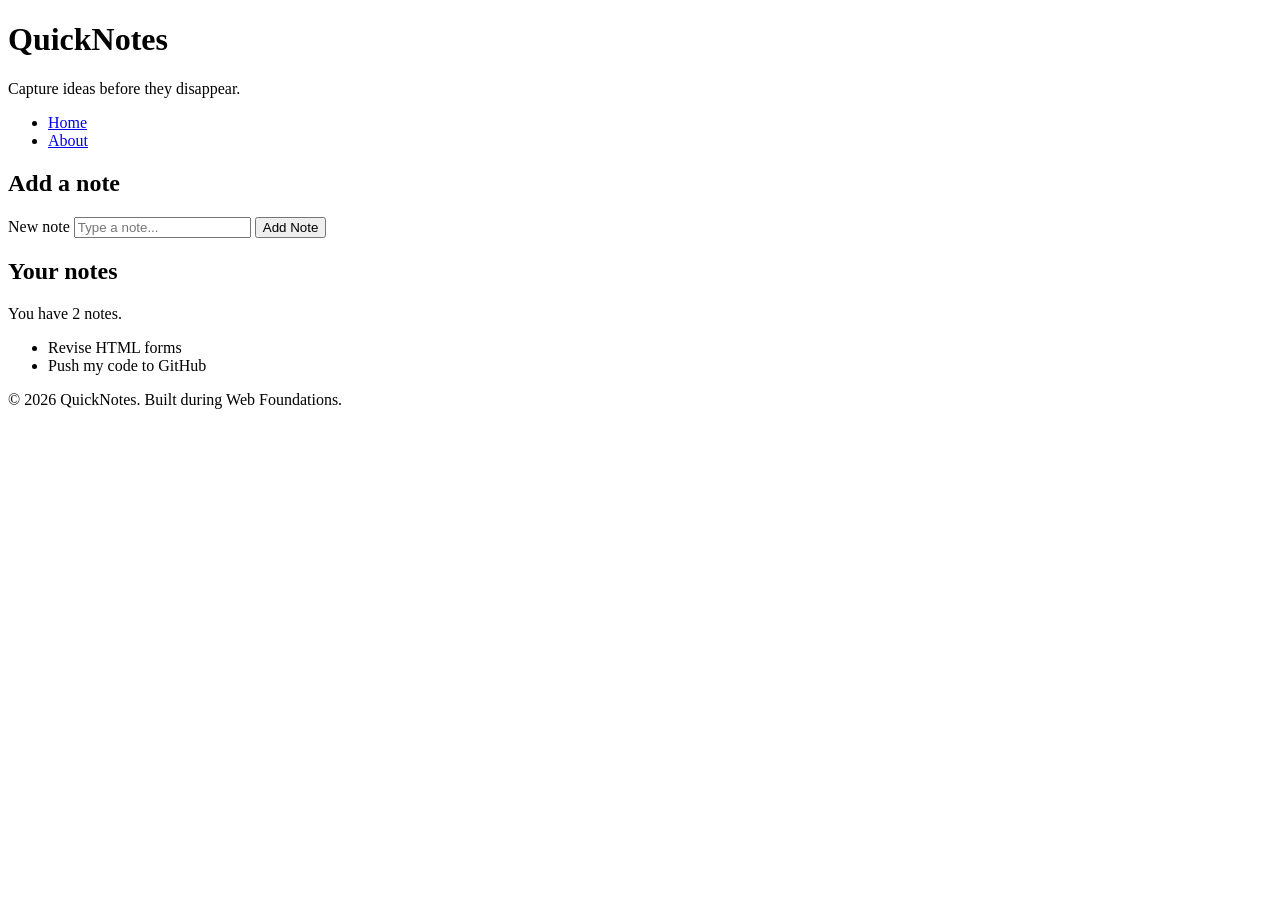
<file: web-development-days/day1/index.html>
<!DOCTYPE html>
<html lang="en">
  <head>
    <meta charset="UTF-8" />
    <meta name="viewport" content="width=device-width, initial-scale=1.0" />
    <title>QuickNotes</title>
  </head>
  <body>
    <header>
      <h1>QuickNotes</h1>
      <p>Capture ideas before they disappear.</p>
      <nav>
        <ul>
          <li><a href="index.html">Home</a></li>
          <li><a href="about.html">About</a></li>
        </ul>
      </nav>
    </header>

    <main>
      <section>
        <h2>Add a note</h2>
        <form id="note-form">
          <label for="note-input">New note</label>
          <input type="text" id="note-input" placeholder="Type a note..." />
          <button type="submit">Add Note</button>
        </form>
      </section>

      <section>
        <h2>Your notes</h2>
        <p id="note-count">You have 2 notes.</p>
        <ul id="notes-list">
          <li>Revise HTML forms</li>
          <li>Push my code to GitHub</li>
        </ul>
      </section>
    </main>

    <footer>
      <p>&copy; 2026 QuickNotes. Built during Web Foundations.</p>
    </footer>
  </body>
</html>
</file>
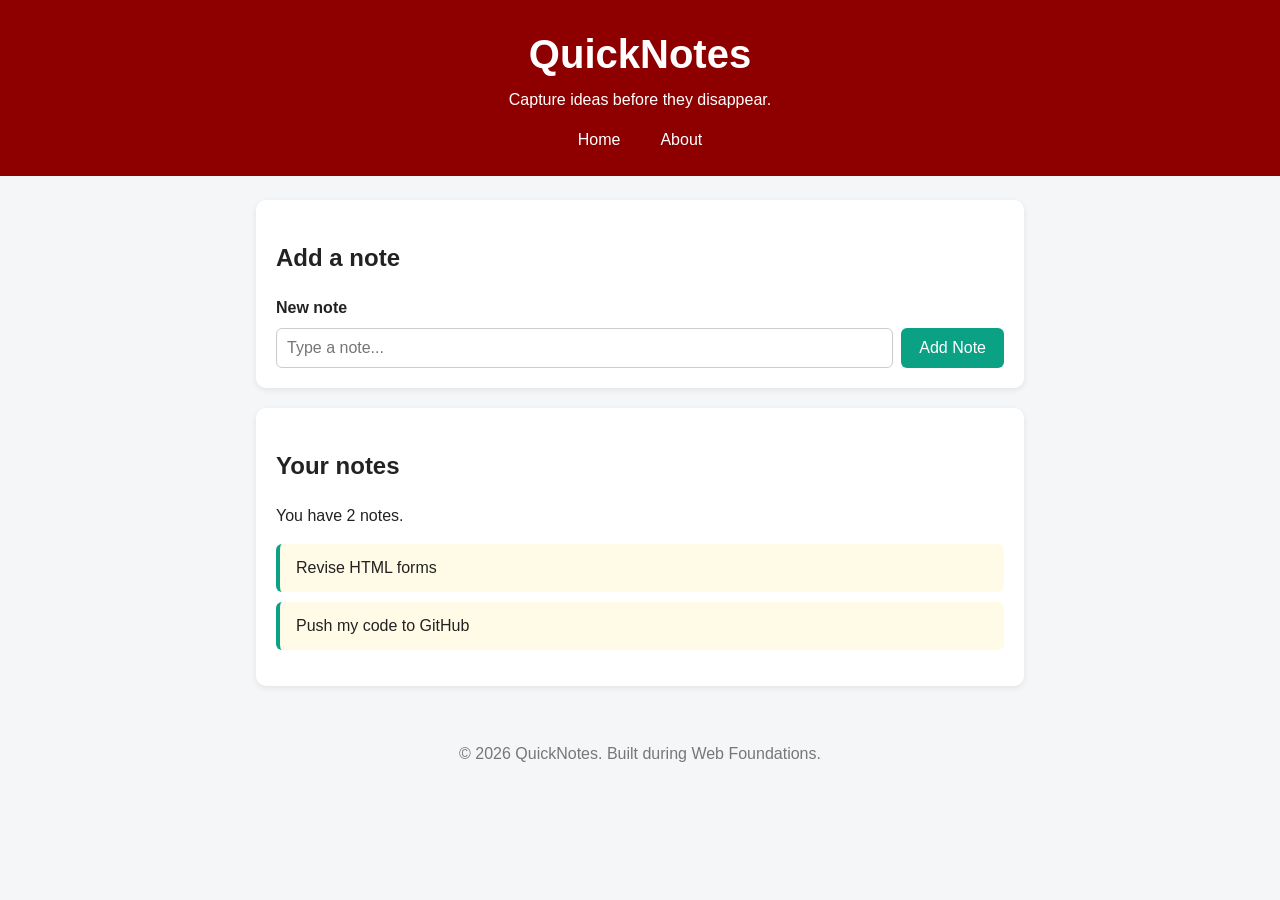
<file: web-development-days/day2/index.html>
<!DOCTYPE html>
<html lang="en">
  <head>
    <meta charset="UTF-8" />
    <meta name="viewport" content="width=device-width, initial-scale=1.0" />
    <title>QuickNotes</title>
    <link rel="stylesheet" href="style.css" />
  </head>
  <body>
    <header>
      <h1>QuickNotes</h1>
      <p>Capture ideas before they disappear.</p>
      <nav>
        <ul>
          <li><a href="index.html">Home</a></li>
          <li><a href="about.html">About</a></li>
        </ul>
      </nav>
    </header>

    <main>
      <section>
        <h2>Add a note</h2>
        <form id="note-form">
          <label for="note-input">New note</label>
          <input type="text" id="note-input" placeholder="Type a note..." />
          <button type="submit">Add Note</button>
        </form>
      </section>

      <section>
        <h2>Your notes</h2>
        <p id="note-count">You have 2 notes.</p>
        <ul id="notes-list">
          <li>Revise HTML forms</li>
          <li>Push my code to GitHub</li>
        </ul>
      </section>
    </main>

    <footer>
      <p>&copy; 2026 QuickNotes. Built during Web Foundations.</p>
    </footer>
  </body>
</html>
</file>
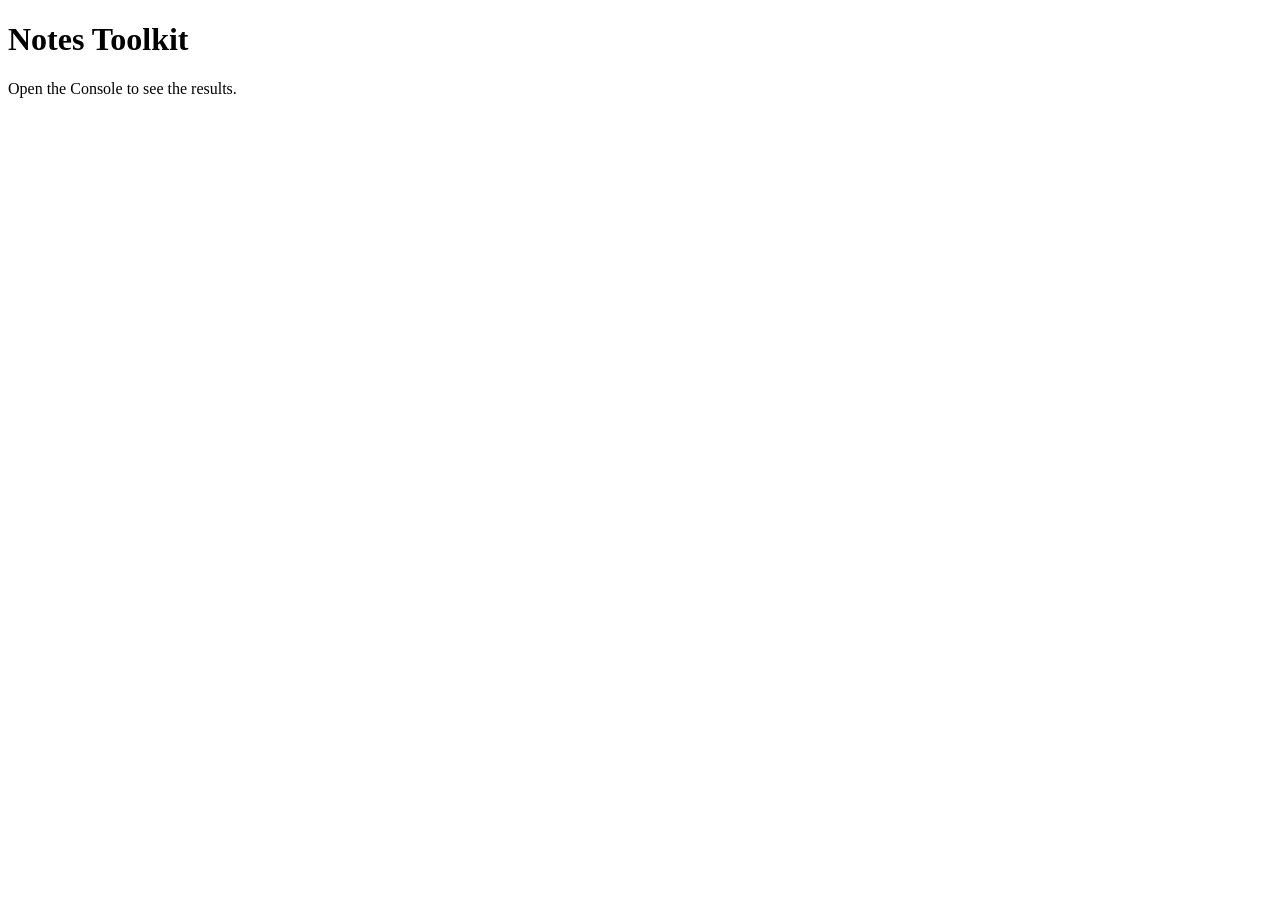
<file: web-development-days/day3/index.html>
<!DOCTYPE html>
<html lang="en">
  <head>
    <meta charset="UTF-8" />
    <meta name="viewport" content="width=device-width, initial-scale=1.0" />
    <title>Notes Toolkit</title>
    <script src="script.js" defer></script>
  </head>
  <body>
    <h1>Notes Toolkit</h1>
    <p>Open the Console to see the results.</p>
  </body>
</html>
</file>
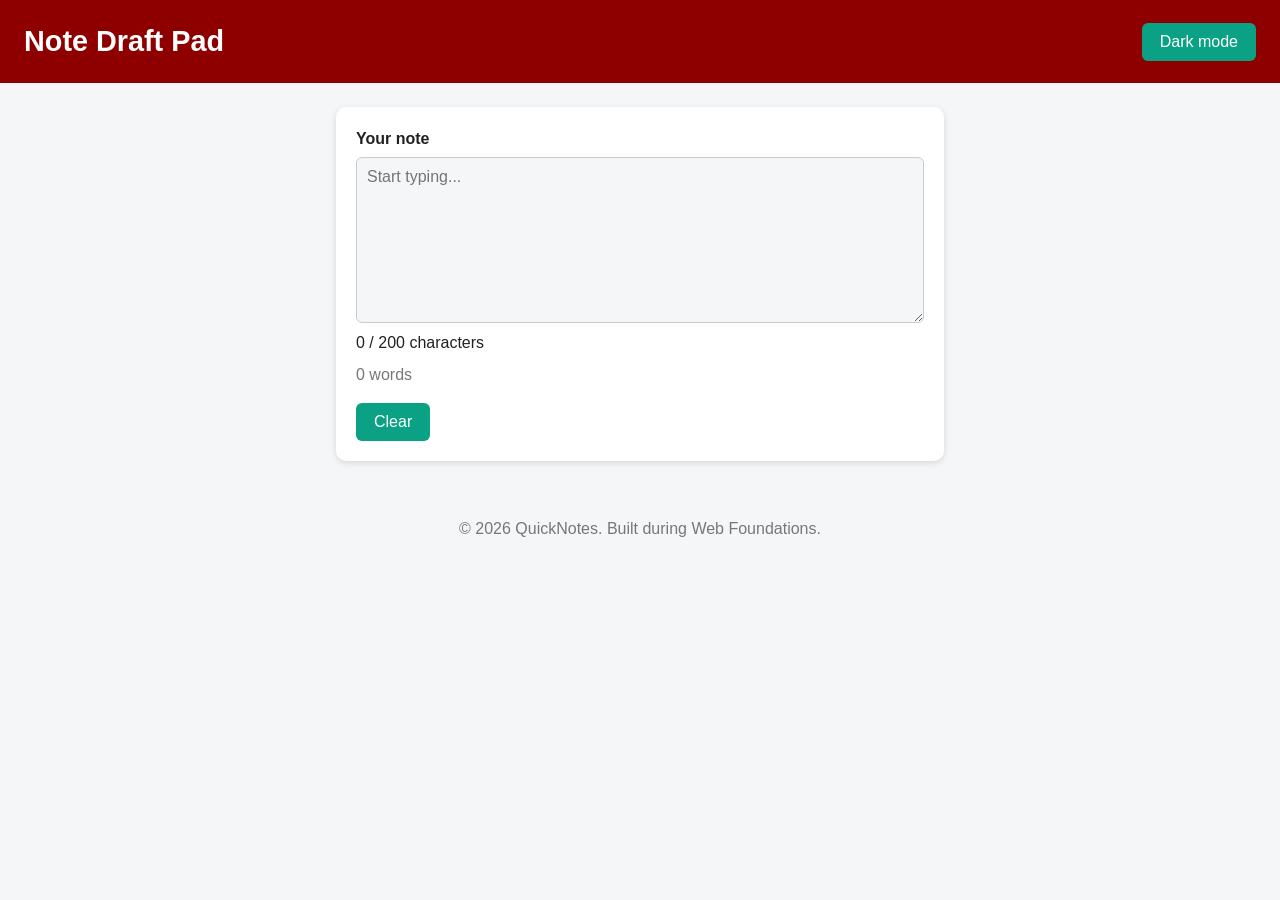
<file: web-development-days/day4/index.html>
<!DOCTYPE html>
<html lang="en">
  <head>
    <meta charset="UTF-8" />
    <meta name="viewport" content="width=device-width, initial-scale=1.0" />
    <title>Note Draft Pad</title>
    <link rel="stylesheet" href="style.css" />
    <script src="script.js" defer></script>
  </head>
  <body>
    <header>
      <h1>Note Draft Pad</h1>
      <button type="button" id="theme-toggle">Dark mode</button>
    </header>

    <main>
      <section>
        <label for="note-text">Your note</label>
        <textarea id="note-text" rows="8" placeholder="Start typing..."></textarea>

        <p id="char-count">0 / 200 characters</p>
        <p id="word-count">0 words</p>

        <button type="button" id="clear-btn">Clear</button>
      </section>
    </main>

    <footer>
      <p>&copy; 2026 QuickNotes. Built during Web Foundations.</p>
    </footer>
  </body>
</html>
</file>
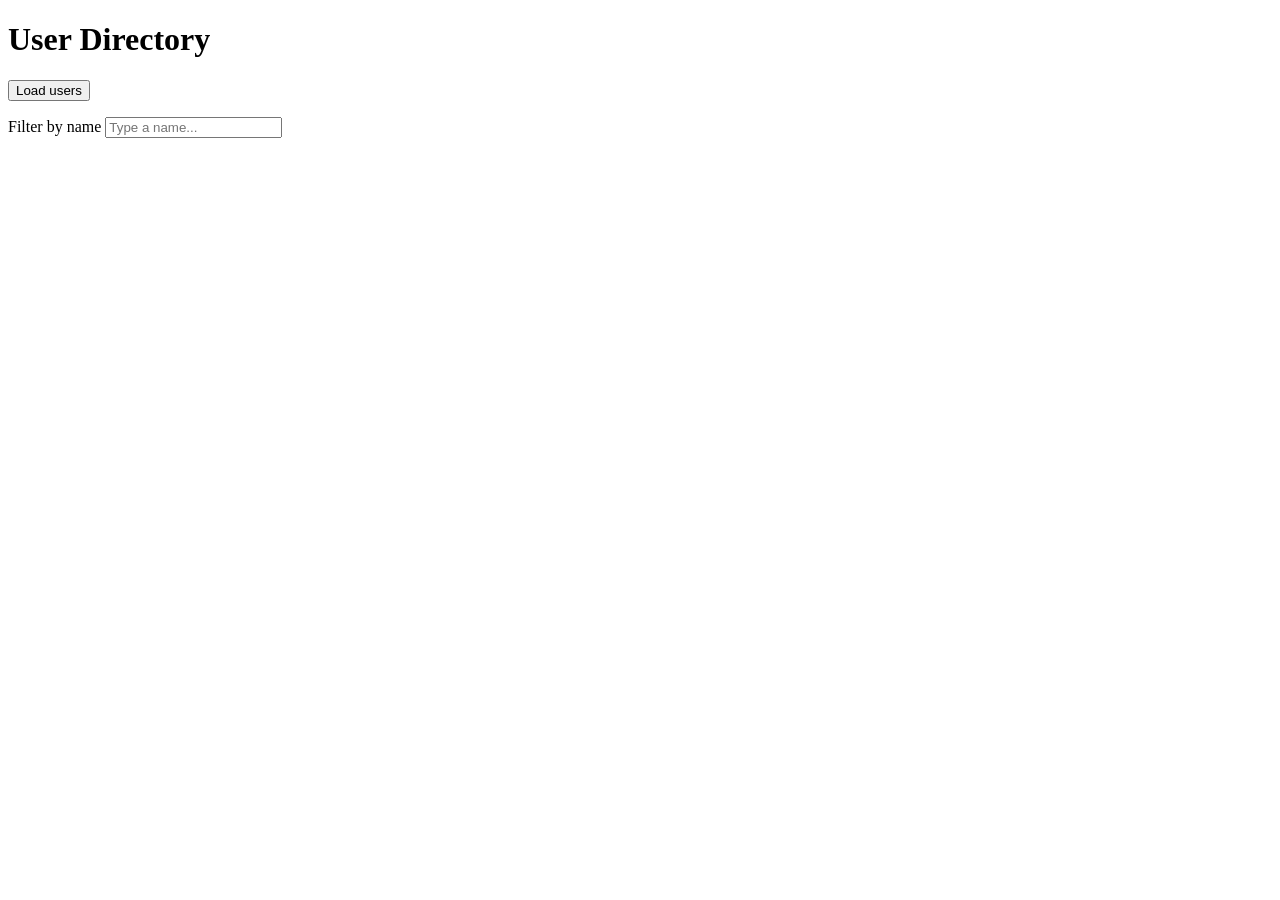
<file: web-development-days/day5/index.html>
<!DOCTYPE html>
<html lang="en">
  <head>
    <meta charset="UTF-8" />
    <meta name="viewport" content="width=device-width, initial-scale=1.0" />
    <title>User Directory</title>
    <script src="users.js" defer></script>
  </head>
  <body>
    <h1>User Directory</h1>

    <button type="button" id="load-users">Load users</button>

    <p>
      <label for="filter-input">Filter by name</label>
      <input type="text" id="filter-input" placeholder="Type a name..." />
    </p>

    <p id="status" aria-live="polite"></p>
    <ul id="users-list"></ul>
  </body>
</html>
</file>
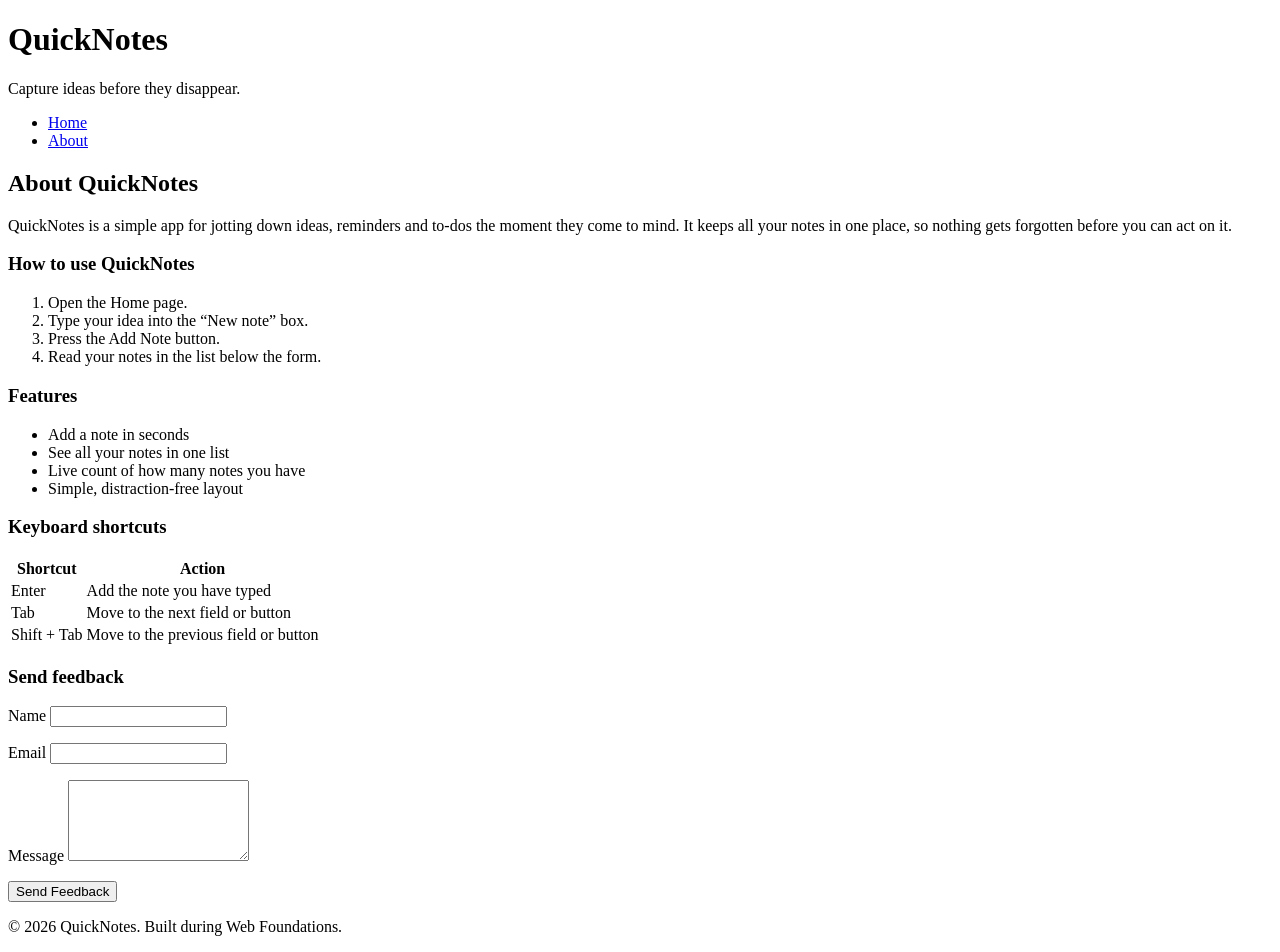
<file: web-development-days/day1/about.html>
<!DOCTYPE html>
<html lang="en">
  <head>
    <meta charset="UTF-8" />
    <meta name="viewport" content="width=device-width, initial-scale=1.0" />
    <title>About QuickNotes</title>
  </head>
  <body>
    <header>
      <h1>QuickNotes</h1>
      <p>Capture ideas before they disappear.</p>
      <nav>
        <ul>
          <li><a href="index.html">Home</a></li>
          <li><a href="about.html">About</a></li>
        </ul>
      </nav>
    </header>

    <main>
      <h2>About QuickNotes</h2>
      <p>
        QuickNotes is a simple app for jotting down ideas, reminders and to-dos
        the moment they come to mind. It keeps all your notes in one place, so
        nothing gets forgotten before you can act on it.
      </p>

      <section>
        <h3>How to use QuickNotes</h3>
        <ol>
          <li>Open the Home page.</li>
          <li>Type your idea into the &ldquo;New note&rdquo; box.</li>
          <li>Press the Add Note button.</li>
          <li>Read your notes in the list below the form.</li>
        </ol>
      </section>

      <section>
        <h3>Features</h3>
        <ul>
          <li>Add a note in seconds</li>
          <li>See all your notes in one list</li>
          <li>Live count of how many notes you have</li>
          <li>Simple, distraction-free layout</li>
        </ul>
      </section>

      <section>
        <h3>Keyboard shortcuts</h3>
        <table>
          <thead>
            <tr>
              <th scope="col">Shortcut</th>
              <th scope="col">Action</th>
            </tr>
          </thead>
          <tbody>
            <tr>
              <td>Enter</td>
              <td>Add the note you have typed</td>
            </tr>
            <tr>
              <td>Tab</td>
              <td>Move to the next field or button</td>
            </tr>
            <tr>
              <td>Shift + Tab</td>
              <td>Move to the previous field or button</td>
            </tr>
          </tbody>
        </table>
      </section>

      <section>
        <h3>Send feedback</h3>
        <form id="feedback-form">
          <p>
            <label for="feedback-name">Name</label>
            <input type="text" id="feedback-name" name="name" required />
          </p>
          <p>
            <label for="feedback-email">Email</label>
            <input type="email" id="feedback-email" name="email" required />
          </p>
          <p>
            <label for="feedback-message">Message</label>
            <textarea id="feedback-message" name="message" rows="5" required></textarea>
          </p>
          <button type="submit">Send Feedback</button>
        </form>
      </section>
    </main>

    <footer>
      <p>&copy; 2026 QuickNotes. Built during Web Foundations.</p>
    </footer>
  </body>
</html>
</file>
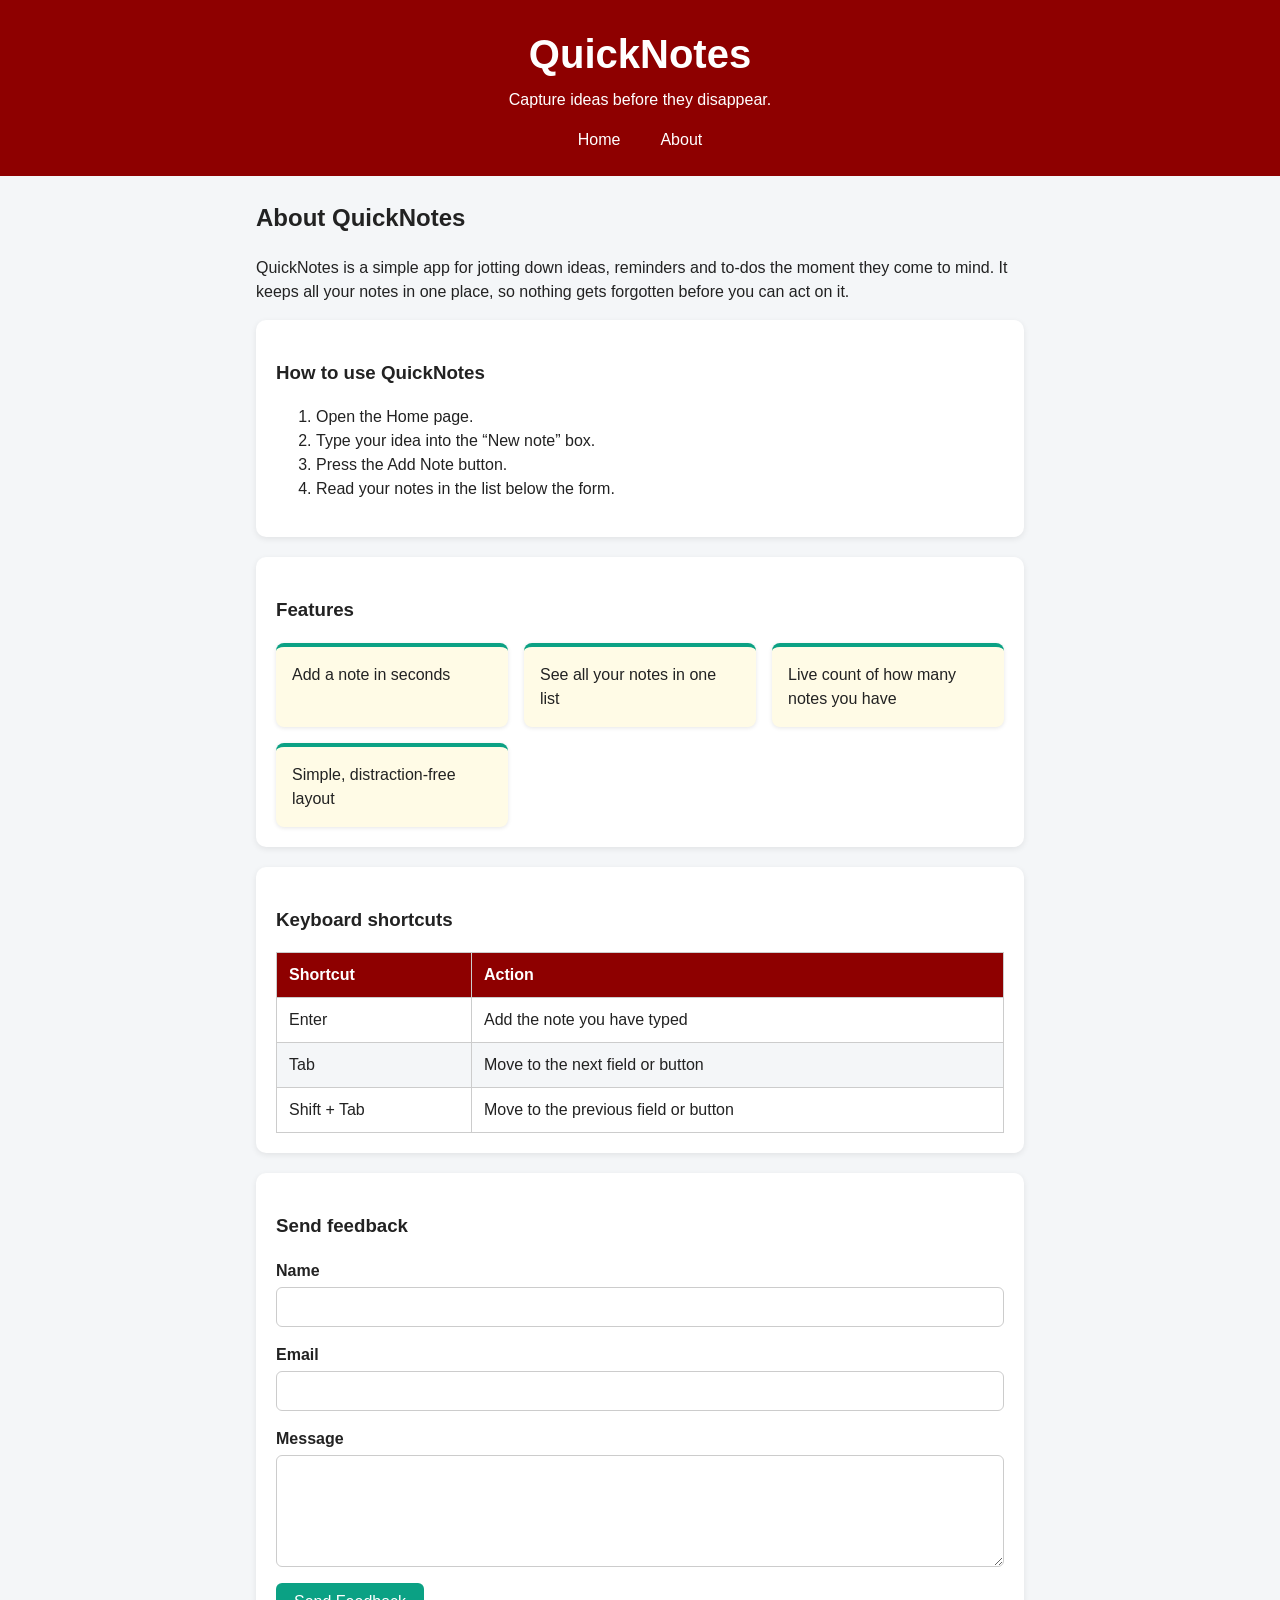
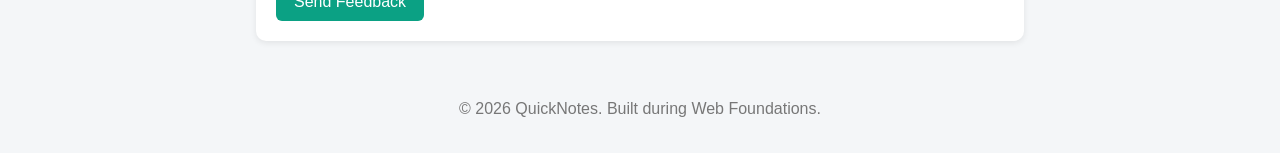
<file: web-development-days/day2/about.html>
<!DOCTYPE html>
<html lang="en">
  <head>
    <meta charset="UTF-8" />
    <meta name="viewport" content="width=device-width, initial-scale=1.0" />
    <title>About QuickNotes</title>
    <link rel="stylesheet" href="style.css" />
  </head>
  <body>
    <header>
      <h1>QuickNotes</h1>
      <p>Capture ideas before they disappear.</p>
      <nav>
        <ul>
          <li><a href="index.html">Home</a></li>
          <li><a href="about.html">About</a></li>
        </ul>
      </nav>
    </header>

    <main>
      <h2>About QuickNotes</h2>
      <p>
        QuickNotes is a simple app for jotting down ideas, reminders and to-dos
        the moment they come to mind. It keeps all your notes in one place, so
        nothing gets forgotten before you can act on it.
      </p>

      <section>
        <h3>How to use QuickNotes</h3>
        <ol>
          <li>Open the Home page.</li>
          <li>Type your idea into the &ldquo;New note&rdquo; box.</li>
          <li>Press the Add Note button.</li>
          <li>Read your notes in the list below the form.</li>
        </ol>
      </section>

      <section>
        <h3>Features</h3>
        <ul class="features">
          <li>Add a note in seconds</li>
          <li>See all your notes in one list</li>
          <li>Live count of how many notes you have</li>
          <li>Simple, distraction-free layout</li>
        </ul>
      </section>

      <section>
        <h3>Keyboard shortcuts</h3>
        <table>
          <thead>
            <tr>
              <th scope="col">Shortcut</th>
              <th scope="col">Action</th>
            </tr>
          </thead>
          <tbody>
            <tr>
              <td>Enter</td>
              <td>Add the note you have typed</td>
            </tr>
            <tr>
              <td>Tab</td>
              <td>Move to the next field or button</td>
            </tr>
            <tr>
              <td>Shift + Tab</td>
              <td>Move to the previous field or button</td>
            </tr>
          </tbody>
        </table>
      </section>

      <section>
        <h3>Send feedback</h3>
        <form id="feedback-form">
          <p>
            <label for="feedback-name">Name</label>
            <input type="text" id="feedback-name" name="name" required />
          </p>
          <p>
            <label for="feedback-email">Email</label>
            <input type="email" id="feedback-email" name="email" required />
          </p>
          <p>
            <label for="feedback-message">Message</label>
            <textarea id="feedback-message" name="message" rows="5" required></textarea>
          </p>
          <button type="submit">Send Feedback</button>
        </form>
      </section>
    </main>

    <footer>
      <p>&copy; 2026 QuickNotes. Built during Web Foundations.</p>
    </footer>
  </body>
</html>
</file>
<file: web-development-days/day2/style.css>
/* 1. Reset and base styles */
*,
*::before,
*::after {
  box-sizing: border-box;
}

body {
  margin: 0;
  font-family: "Segoe UI", Arial, sans-serif;
  background-color: #f4f6f8;
  color: #222;
  line-height: 1.5;
}

/* 2. Header */
header {
  background-color: #8e0000;
  color: white;
  text-align: center;
  padding: 24px 16px;
}

header h1 {
  margin: 0;
  font-size: 2.5rem;
}

header p {
  margin: 4px 0 16px;
}

/* 3. Navigation (Flexbox) */
nav ul {
  display: flex;
  justify-content: center;
  gap: 16px;
  list-style: none;
  margin: 0;
  padding: 0;
}

nav a {
  color: white;
  text-decoration: none;
  padding: 6px 12px;
  border-radius: 6px;
  transition: background-color 0.2s ease, color 0.2s ease;
}

nav a:hover,
nav a:focus {
  background-color: white;
  color: #8e0000;
}

/* 4. Centred main and card sections */
main {
  max-width: 800px;
  margin: 24px auto;
  padding: 0 16px;
}

section {
  background: white;
  padding: 20px;
  border-radius: 10px;
  margin-bottom: 20px;
  box-shadow: 0 2px 6px rgba(0, 0, 0, 0.08);
}

/* 5. Add-note form (index page) */
#note-form {
  display: flex;
  gap: 8px;
  flex-wrap: wrap;
}

#note-form label {
  width: 100%;
  font-weight: bold;
}

#note-input {
  flex: 1;
  padding: 10px;
  border: 1px solid #ccc;
  border-radius: 6px;
  font-size: 1rem;
}

/* 6. Notes list (index page) */
#notes-list {
  list-style: none;
  padding: 0;
}

#notes-list li {
  background-color: #fffbe6;
  border-left: 4px solid #0ba184;
  padding: 12px 16px;
  margin-bottom: 10px;
  border-radius: 6px;
}

/* 7. Features list as responsive grid cards */
.features {
  display: grid;
  grid-template-columns: repeat(auto-fit, minmax(180px, 1fr));
  gap: 16px;
  list-style: none;
  margin: 0;
  padding: 0;
}

.features li {
  background-color: #fffbe6;
  border-top: 4px solid #0ba184;
  border-radius: 8px;
  padding: 16px;
  box-shadow: 0 1px 4px rgba(0, 0, 0, 0.1);
}

/* 8. Keyboard shortcuts table */
table {
  width: 100%;
  border-collapse: collapse;
}

th,
td {
  border: 1px solid #ccc;
  padding: 10px 12px;
  text-align: left;
}

th {
  background-color: #8e0000;
  color: white;
}

tbody tr:nth-child(even) {
  background-color: #f4f6f8;
}

/* 9. Feedback form: stacked, full-width fields */
#feedback-form p {
  margin: 0 0 16px;
}

#feedback-form label {
  display: block;
  font-weight: bold;
  margin-bottom: 4px;
}

#feedback-form input,
#feedback-form textarea {
  display: block;
  width: 100%;
  padding: 10px;
  border: 1px solid #ccc;
  border-radius: 6px;
  font-family: inherit;
  font-size: 1rem;
}

#feedback-form input:focus,
#feedback-form textarea:focus {
  outline: 2px solid #0ba184;
  border-color: #0ba184;
}

/* 10. Buttons with transition */
button {
  background-color: #0ba184;
  color: white;
  border: none;
  padding: 10px 18px;
  border-radius: 6px;
  font-size: 1rem;
  cursor: pointer;
  transition: background-color 0.2s ease, transform 0.2s ease;
}

button:hover {
  background-color: #088a70;
  transform: translateY(-2px);
}

/* 11. Footer */
footer {
  text-align: center;
  color: #777;
  padding: 16px;
}

/* 12. Small screens */
@media (max-width: 600px) {
  header {
    padding: 14px 12px;
  }

  header h1 {
    font-size: 1.6rem;
  }

  header p {
    font-size: 0.9rem;
  }

  #note-form {
    flex-direction: column;
  }
}
</file>
<file: web-development-days/day4/style.css>
/* ---------- Colour variables (light theme) ---------- */
:root {
  --bg: #f4f6f8;
  --text: #222222;
  --card-bg: #ffffff;
  --border: #cccccc;
  --header-bg: #8e0000;
  --header-text: #ffffff;
  --accent: #0ba184;
  --accent-hover: #088a70;
  --muted: #777777;
  --warning-color: #e67e00;
  --over-color: #d00000;
}

/* ---------- Dark theme: only redefine the variables ---------- */
body.dark {
  --bg: #121417;
  --text: #e8e8e8;
  --card-bg: #1e2227;
  --border: #444b55;
  --header-bg: #4a0000;
  --header-text: #ffffff;
  --accent: #14b898;
  --accent-hover: #3fd0b2;
  --muted: #9aa3ad;
  --warning-color: #ffa94d;
  --over-color: #ff6b6b;
}

/* ---------- Reset and base ---------- */
*,
*::before,
*::after {
  box-sizing: border-box;
}

body {
  margin: 0;
  font-family: "Segoe UI", Arial, sans-serif;
  background-color: var(--bg);
  color: var(--text);
  line-height: 1.5;
  transition: background-color 0.2s ease, color 0.2s ease;
}

/* ---------- Header ---------- */
header {
  display: flex;
  justify-content: space-between;
  align-items: center;
  gap: 16px;
  background-color: var(--header-bg);
  color: var(--header-text);
  padding: 20px 24px;
}

header h1 {
  margin: 0;
  font-size: 1.8rem;
}

/* ---------- Main card ---------- */
main {
  max-width: 640px;
  margin: 24px auto;
  padding: 0 16px;
}

section {
  background-color: var(--card-bg);
  padding: 20px;
  border-radius: 10px;
  box-shadow: 0 2px 6px rgba(0, 0, 0, 0.12);
}

label {
  display: block;
  font-weight: bold;
  margin-bottom: 6px;
}

textarea {
  display: block;
  width: 100%;
  padding: 10px;
  border: 1px solid var(--border);
  border-radius: 6px;
  background-color: var(--bg);
  color: var(--text);
  font-family: inherit;
  font-size: 1rem;
  resize: vertical;
}

textarea:focus {
  outline: 2px solid var(--accent);
  border-color: var(--accent);
}

/* ---------- Counters ---------- */
#char-count,
#word-count {
  margin: 8px 0 0;
}

#word-count {
  color: var(--muted);
}

.warning {
  color: var(--warning-color);
}

/* .over comes after .warning so red wins if both classes are present */
.over {
  color: var(--over-color);
  font-weight: bold;
}

/* ---------- Buttons ---------- */
button {
  background-color: var(--accent);
  color: white;
  border: none;
  padding: 10px 18px;
  border-radius: 6px;
  font-size: 1rem;
  cursor: pointer;
  transition: background-color 0.2s ease;
}

button:hover {
  background-color: var(--accent-hover);
}

#clear-btn {
  margin-top: 16px;
}

/* ---------- Footer ---------- */
footer {
  text-align: center;
  color: var(--muted);
  padding: 16px;
}

/* ---------- Small screens ---------- */
@media (max-width: 600px) {
  header {
    padding: 14px 12px;
  }

  header h1 {
    font-size: 1.4rem;
  }
}
</file>
